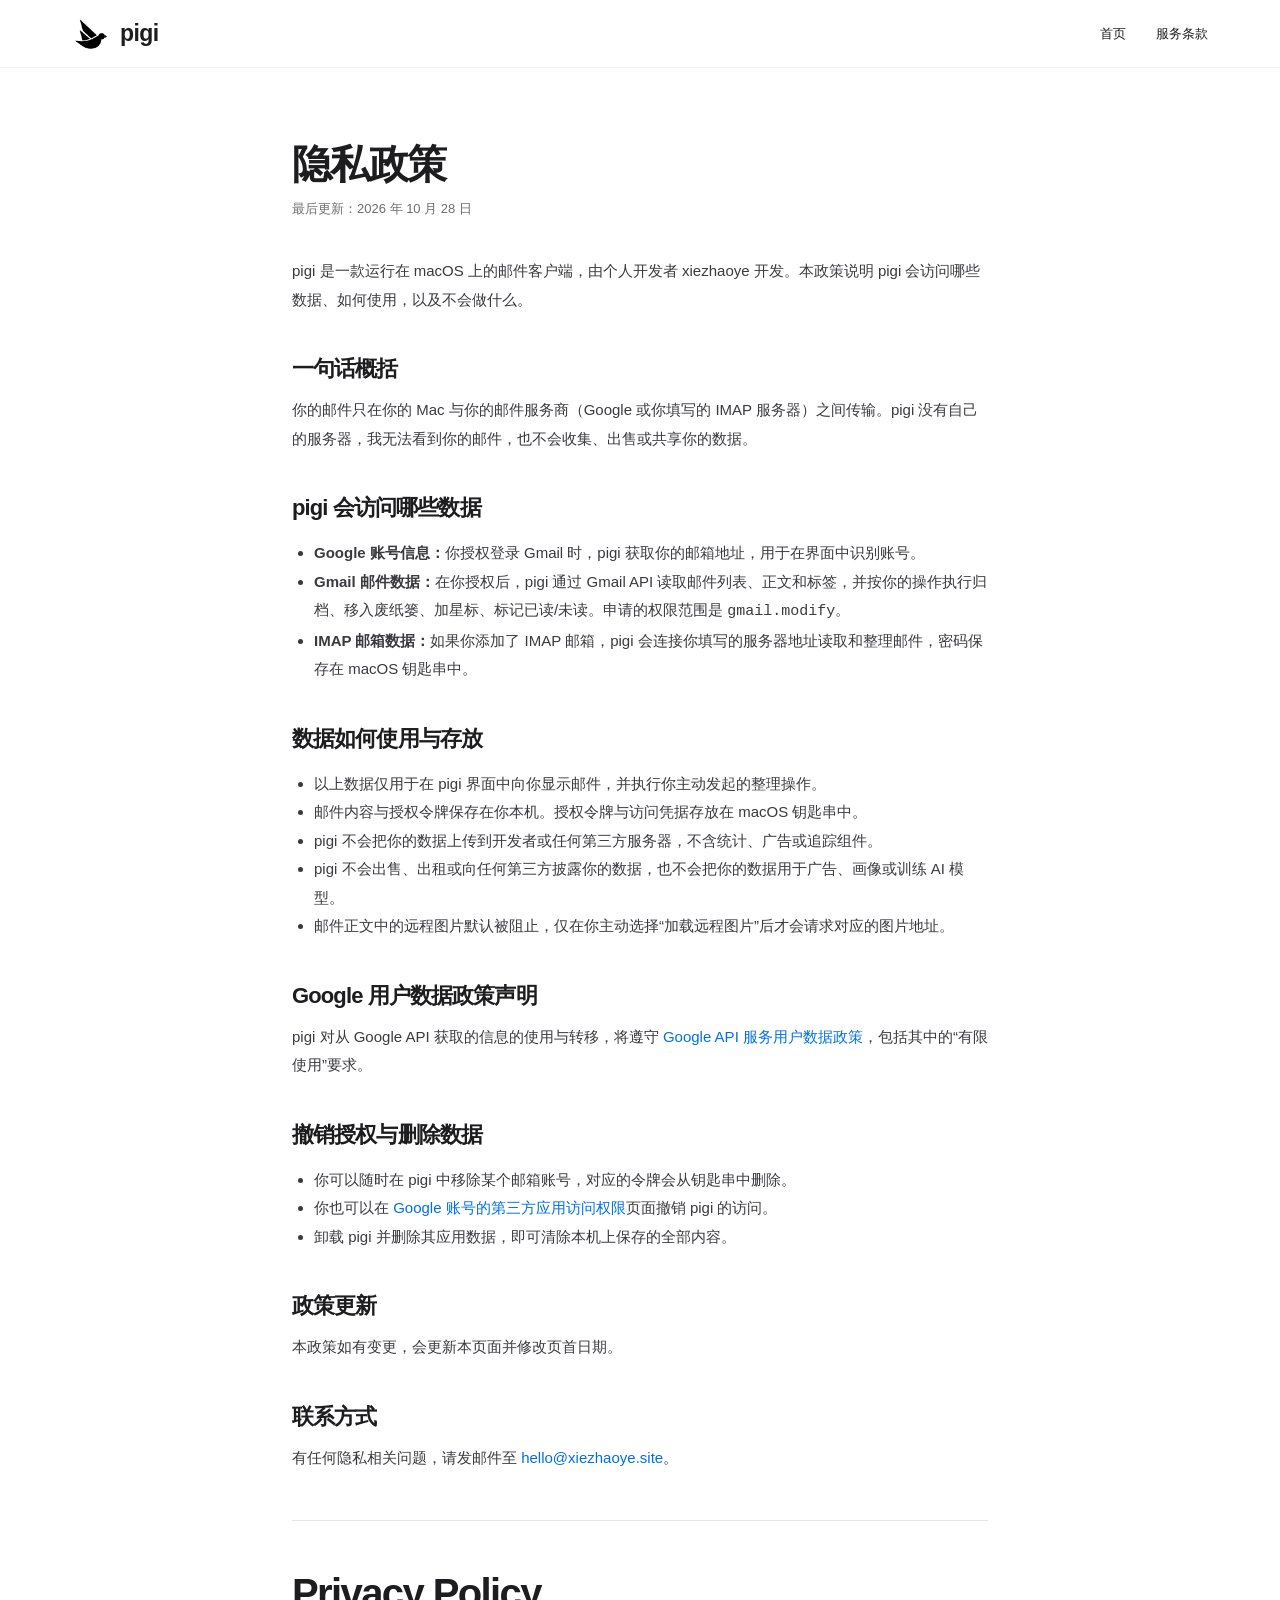
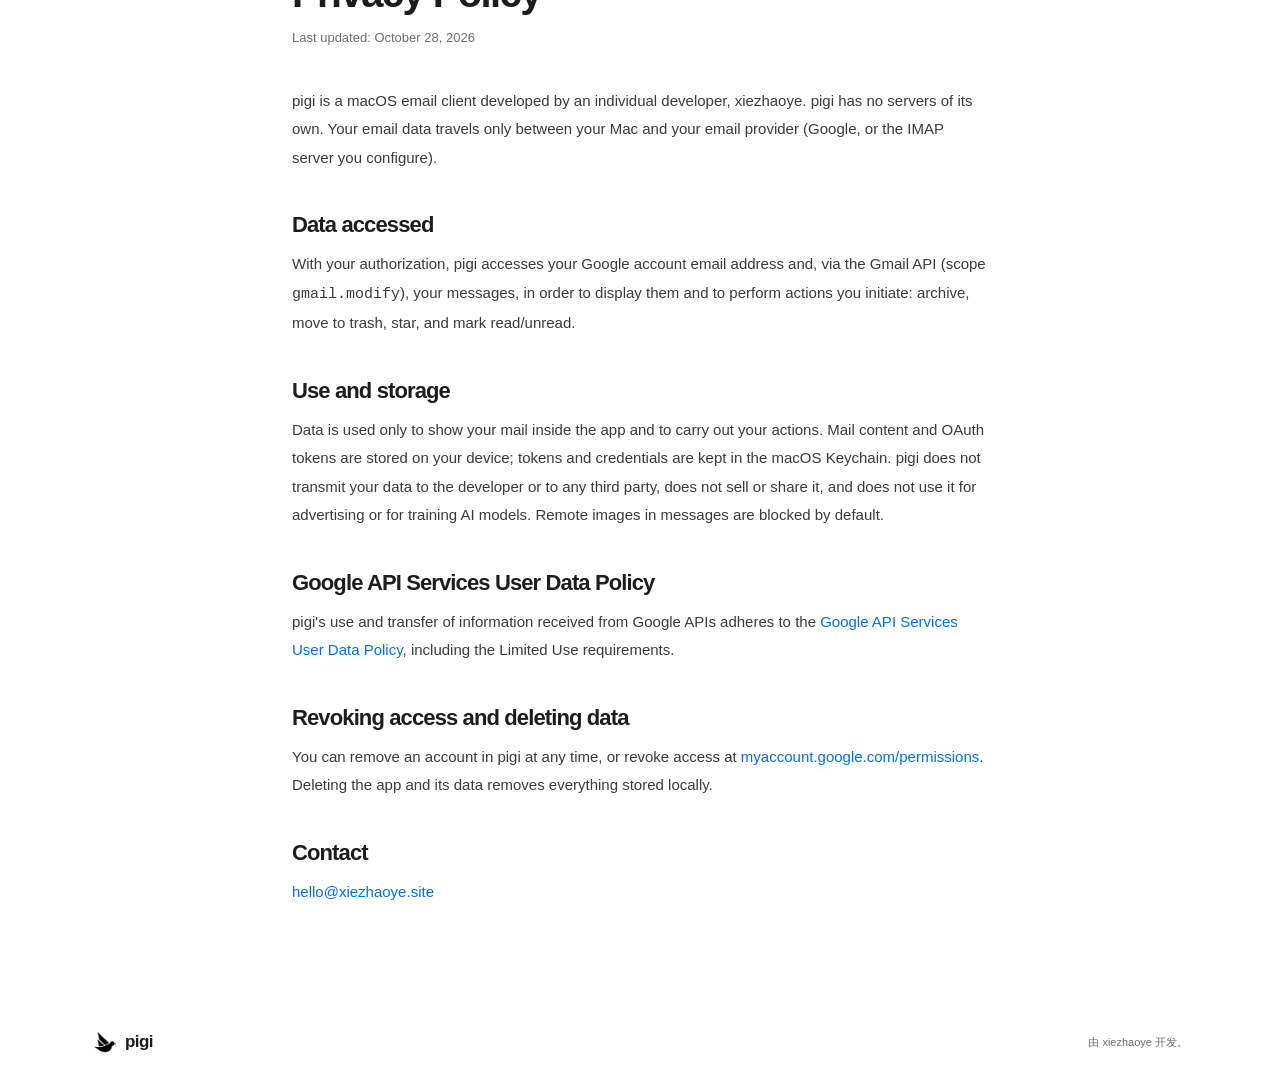
<file: landing/privacy/index.html>
<!doctype html>
<html lang="zh-CN">
<head>
  <meta charset="utf-8">
  <meta name="viewport" content="width=device-width,initial-scale=1">
  <title>隐私政策 · pigi</title>
  <meta name="description" content="pigi 隐私政策：邮件数据只在你的 Mac 与邮件服务商之间传输，不经过任何第三方服务器。">
  <link rel="canonical" href="https://pigi.xiezhaoye.site/privacy/">
  <link rel="icon" type="image/png" href="../assets/logo.png">
  <link rel="stylesheet" href="../style.css">
</head>
<body>
<header class="nav"><div class="nav-inner"><a class="brand" href="../"><img src="../assets/logo.png" width="38" height="38" alt=""><span>pigi</span></a><nav aria-label="主导航"><a href="../">首页</a><a href="../terms/">服务条款</a></nav></div></header>
<main class="privacy">
  <h1>隐私政策</h1>
  <p class="updated">最后更新：2026 年 10 月 28 日</p>
  <p>pigi 是一款运行在 macOS 上的邮件客户端，由个人开发者 xiezhaoye 开发。本政策说明 pigi 会访问哪些数据、如何使用，以及不会做什么。</p>

  <h2>一句话概括</h2>
  <p>你的邮件只在你的 Mac 与你的邮件服务商（Google 或你填写的 IMAP 服务器）之间传输。pigi 没有自己的服务器，我无法看到你的邮件，也不会收集、出售或共享你的数据。</p>

  <h2>pigi 会访问哪些数据</h2>
  <ul>
    <li><b>Google 账号信息：</b>你授权登录 Gmail 时，pigi 获取你的邮箱地址，用于在界面中识别账号。</li>
    <li><b>Gmail 邮件数据：</b>在你授权后，pigi 通过 Gmail API 读取邮件列表、正文和标签，并按你的操作执行归档、移入废纸篓、加星标、标记已读/未读。申请的权限范围是 <code>gmail.modify</code>。</li>
    <li><b>IMAP 邮箱数据：</b>如果你添加了 IMAP 邮箱，pigi 会连接你填写的服务器地址读取和整理邮件，密码保存在 macOS 钥匙串中。</li>
  </ul>

  <h2>数据如何使用与存放</h2>
  <ul>
    <li>以上数据仅用于在 pigi 界面中向你显示邮件，并执行你主动发起的整理操作。</li>
    <li>邮件内容与授权令牌保存在你本机。授权令牌与访问凭据存放在 macOS 钥匙串中。</li>
    <li>pigi 不会把你的数据上传到开发者或任何第三方服务器，不含统计、广告或追踪组件。</li>
    <li>pigi 不会出售、出租或向任何第三方披露你的数据，也不会把你的数据用于广告、画像或训练 AI 模型。</li>
    <li>邮件正文中的远程图片默认被阻止，仅在你主动选择“加载远程图片”后才会请求对应的图片地址。</li>
  </ul>

  <h2>Google 用户数据政策声明</h2>
  <p>pigi 对从 Google API 获取的信息的使用与转移，将遵守 <a href="https://developers.google.com/terms/api-services-user-data-policy">Google API 服务用户数据政策</a>，包括其中的“有限使用”要求。</p>

  <h2>撤销授权与删除数据</h2>
  <ul>
    <li>你可以随时在 pigi 中移除某个邮箱账号，对应的令牌会从钥匙串中删除。</li>
    <li>你也可以在 <a href="https://myaccount.google.com/permissions">Google 账号的第三方应用访问权限</a>页面撤销 pigi 的访问。</li>
    <li>卸载 pigi 并删除其应用数据，即可清除本机上保存的全部内容。</li>
  </ul>

  <h2>政策更新</h2>
  <p>本政策如有变更，会更新本页面并修改页首日期。</p>

  <h2>联系方式</h2>
  <p>有任何隐私相关问题，请发邮件至 <a href="mailto:hello@xiezhaoye.site">hello@xiezhaoye.site</a>。</p>

  <hr>
  <h1>Privacy Policy</h1>
  <p class="updated">Last updated: October 28, 2026</p>
  <p>pigi is a macOS email client developed by an individual developer, xiezhaoye. pigi has no servers of its own. Your email data travels only between your Mac and your email provider (Google, or the IMAP server you configure).</p>
  <h2>Data accessed</h2>
  <p>With your authorization, pigi accesses your Google account email address and, via the Gmail API (scope <code>gmail.modify</code>), your messages, in order to display them and to perform actions you initiate: archive, move to trash, star, and mark read/unread.</p>
  <h2>Use and storage</h2>
  <p>Data is used only to show your mail inside the app and to carry out your actions. Mail content and OAuth tokens are stored on your device; tokens and credentials are kept in the macOS Keychain. pigi does not transmit your data to the developer or to any third party, does not sell or share it, and does not use it for advertising or for training AI models. Remote images in messages are blocked by default.</p>
  <h2>Google API Services User Data Policy</h2>
  <p>pigi's use and transfer of information received from Google APIs adheres to the <a href="https://developers.google.com/terms/api-services-user-data-policy">Google API Services User Data Policy</a>, including the Limited Use requirements.</p>
  <h2>Revoking access and deleting data</h2>
  <p>You can remove an account in pigi at any time, or revoke access at <a href="https://myaccount.google.com/permissions">myaccount.google.com/permissions</a>. Deleting the app and its data removes everything stored locally.</p>
  <h2>Contact</h2>
  <p><a href="mailto:hello@xiezhaoye.site">hello@xiezhaoye.site</a></p>
</main>
<footer class="wrap footer"><a class="brand" href="../"><img src="../assets/logo.png" width="26" height="26" alt=""><span>pigi</span></a><p>由 <a href="https://www.xiezhaoye.site/">xiezhaoye</a> 开发。</p></footer>
</body>
</html>
</file>
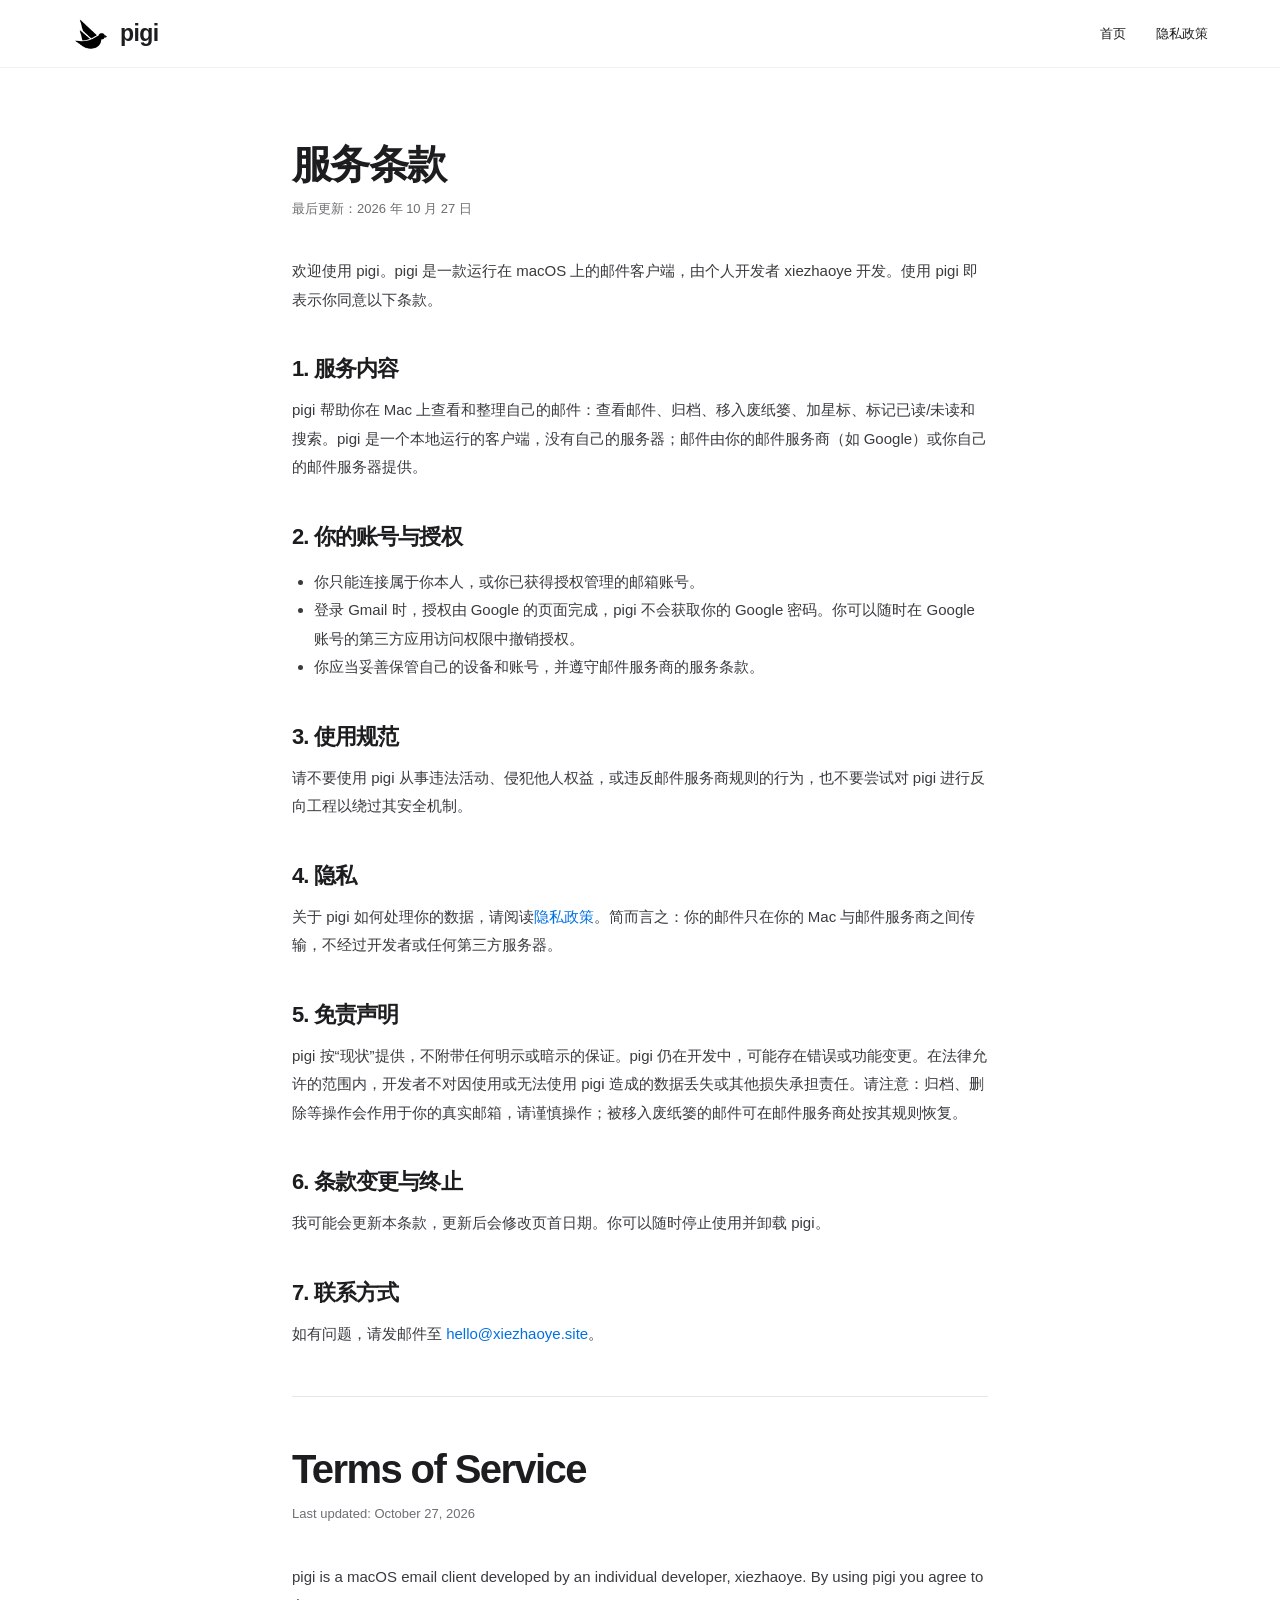
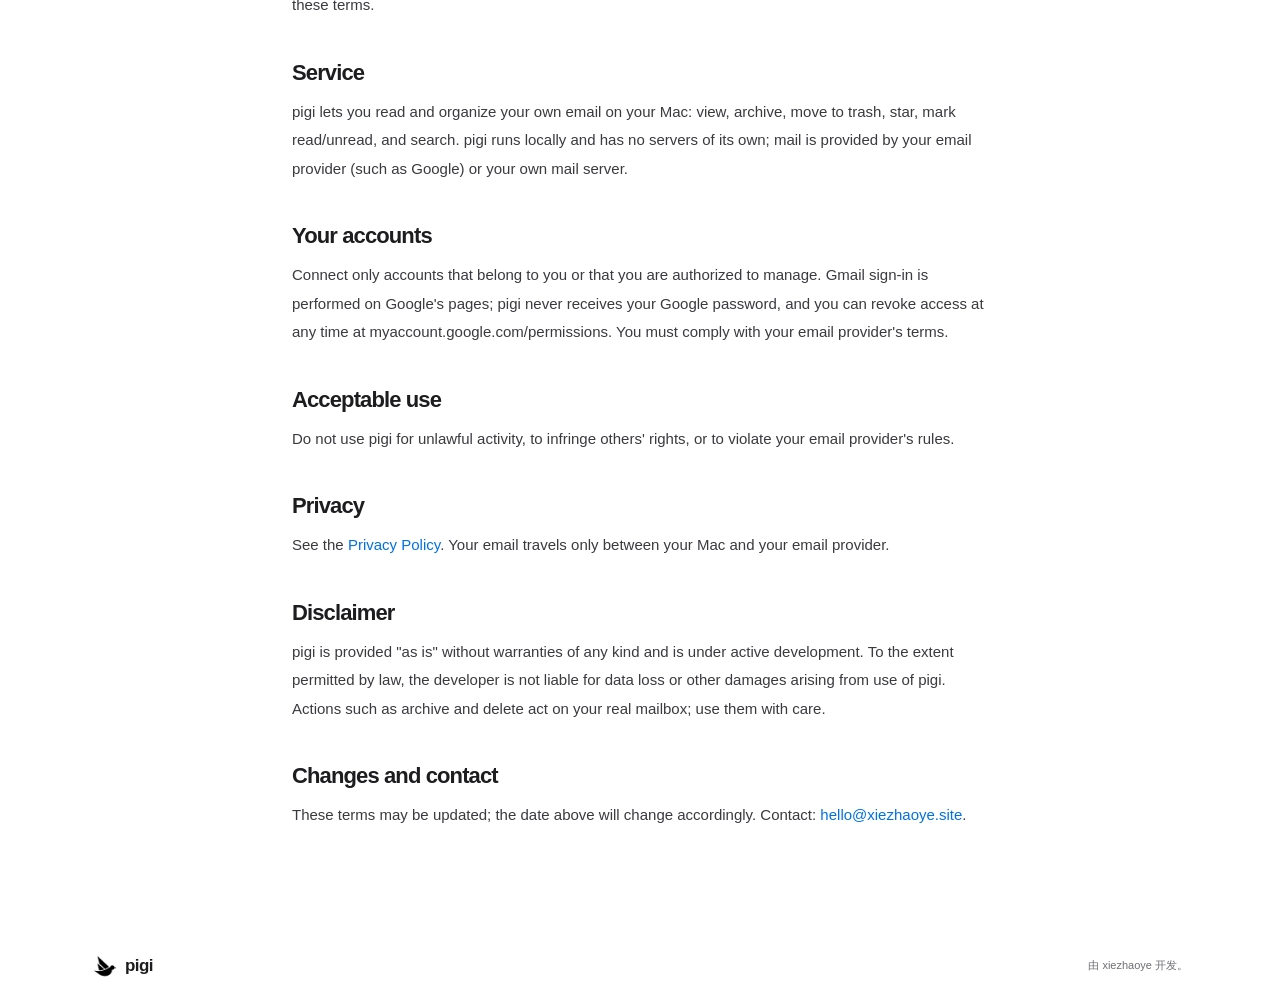
<file: landing/terms/index.html>
<!doctype html>
<html lang="zh-CN">
<head>
  <meta charset="utf-8">
  <meta name="viewport" content="width=device-width,initial-scale=1">
  <title>服务条款 · pigi</title>
  <meta name="description" content="pigi 服务条款：使用 pigi 前请阅读的使用规则与免责声明。">
  <link rel="canonical" href="https://pigi.xiezhaoye.site/terms/">
  <link rel="icon" type="image/png" href="../assets/logo.png">
  <link rel="stylesheet" href="../style.css">
</head>
<body>
<header class="nav"><div class="nav-inner"><a class="brand" href="../"><img src="../assets/logo.png" width="38" height="38" alt=""><span>pigi</span></a><nav aria-label="主导航"><a href="../">首页</a><a href="../privacy/">隐私政策</a></nav></div></header>
<main class="privacy">
  <h1>服务条款</h1>
  <p class="updated">最后更新：2026 年 10 月 27 日</p>
  <p>欢迎使用 pigi。pigi 是一款运行在 macOS 上的邮件客户端，由个人开发者 xiezhaoye 开发。使用 pigi 即表示你同意以下条款。</p>

  <h2>1. 服务内容</h2>
  <p>pigi 帮助你在 Mac 上查看和整理自己的邮件：查看邮件、归档、移入废纸篓、加星标、标记已读/未读和搜索。pigi 是一个本地运行的客户端，没有自己的服务器；邮件由你的邮件服务商（如 Google）或你自己的邮件服务器提供。</p>

  <h2>2. 你的账号与授权</h2>
  <ul>
    <li>你只能连接属于你本人，或你已获得授权管理的邮箱账号。</li>
    <li>登录 Gmail 时，授权由 Google 的页面完成，pigi 不会获取你的 Google 密码。你可以随时在 Google 账号的第三方应用访问权限中撤销授权。</li>
    <li>你应当妥善保管自己的设备和账号，并遵守邮件服务商的服务条款。</li>
  </ul>

  <h2>3. 使用规范</h2>
  <p>请不要使用 pigi 从事违法活动、侵犯他人权益，或违反邮件服务商规则的行为，也不要尝试对 pigi 进行反向工程以绕过其安全机制。</p>

  <h2>4. 隐私</h2>
  <p>关于 pigi 如何处理你的数据，请阅读<a href="../privacy/">隐私政策</a>。简而言之：你的邮件只在你的 Mac 与邮件服务商之间传输，不经过开发者或任何第三方服务器。</p>

  <h2>5. 免责声明</h2>
  <p>pigi 按“现状”提供，不附带任何明示或暗示的保证。pigi 仍在开发中，可能存在错误或功能变更。在法律允许的范围内，开发者不对因使用或无法使用 pigi 造成的数据丢失或其他损失承担责任。请注意：归档、删除等操作会作用于你的真实邮箱，请谨慎操作；被移入废纸篓的邮件可在邮件服务商处按其规则恢复。</p>

  <h2>6. 条款变更与终止</h2>
  <p>我可能会更新本条款，更新后会修改页首日期。你可以随时停止使用并卸载 pigi。</p>

  <h2>7. 联系方式</h2>
  <p>如有问题，请发邮件至 <a href="mailto:hello@xiezhaoye.site">hello@xiezhaoye.site</a>。</p>

  <hr>
  <h1>Terms of Service</h1>
  <p class="updated">Last updated: October 27, 2026</p>
  <p>pigi is a macOS email client developed by an individual developer, xiezhaoye. By using pigi you agree to these terms.</p>
  <h2>Service</h2>
  <p>pigi lets you read and organize your own email on your Mac: view, archive, move to trash, star, mark read/unread, and search. pigi runs locally and has no servers of its own; mail is provided by your email provider (such as Google) or your own mail server.</p>
  <h2>Your accounts</h2>
  <p>Connect only accounts that belong to you or that you are authorized to manage. Gmail sign-in is performed on Google's pages; pigi never receives your Google password, and you can revoke access at any time at myaccount.google.com/permissions. You must comply with your email provider's terms.</p>
  <h2>Acceptable use</h2>
  <p>Do not use pigi for unlawful activity, to infringe others' rights, or to violate your email provider's rules.</p>
  <h2>Privacy</h2>
  <p>See the <a href="../privacy/">Privacy Policy</a>. Your email travels only between your Mac and your email provider.</p>
  <h2>Disclaimer</h2>
  <p>pigi is provided "as is" without warranties of any kind and is under active development. To the extent permitted by law, the developer is not liable for data loss or other damages arising from use of pigi. Actions such as archive and delete act on your real mailbox; use them with care.</p>
  <h2>Changes and contact</h2>
  <p>These terms may be updated; the date above will change accordingly. Contact: <a href="mailto:hello@xiezhaoye.site">hello@xiezhaoye.site</a>.</p>
</main>
<footer class="wrap footer"><a class="brand" href="../"><img src="../assets/logo.png" width="26" height="26" alt=""><span>pigi</span></a><p>由 <a href="https://www.xiezhaoye.site/">xiezhaoye</a> 开发。</p></footer>
</body>
</html>
</file>
<file: landing/style.css>
:root{--bg:#fff;--surface:#f5f5f7;--ink:#1d1d1f;--muted:#6e6e73;--blue:#0071e3;--line:#d2d2d7;--radius:18px;--font:-apple-system,BlinkMacSystemFont,"SF Pro Display","PingFang SC","Hiragino Sans GB","Microsoft YaHei",sans-serif}
*{box-sizing:border-box}html{scroll-behavior:smooth;scroll-padding-top:90px}body{margin:0;font-family:var(--font);color:var(--ink);background:var(--bg);-webkit-font-smoothing:antialiased}button,a,summary{-webkit-tap-highlight-color:transparent}a{color:inherit;text-decoration:none}a:hover{color:var(--blue)}a:focus-visible,button:focus-visible,summary:focus-visible{outline:3px solid #77b7ff;outline-offset:5px}button{font:inherit;cursor:pointer}img{max-width:100%;height:auto;display:block}p{line-height:1.8;margin:0}h1,h2,h3{margin:0;font-weight:600;letter-spacing:-.04em}svg{fill:none;stroke:currentColor;stroke-width:1.7;stroke-linecap:round;stroke-linejoin:round;flex:none}.wrap{max-width:1160px;margin:0 auto;padding:0 32px}.skip{position:fixed;left:16px;top:-80px;background:var(--ink);color:#fff;padding:12px;z-index:100}.skip:focus{top:12px}.nav{height:68px;position:sticky;top:0;z-index:10;background:#ffffffdd;backdrop-filter:blur(20px);border-bottom:1px solid #0000000d}.nav-inner{max-width:1200px;height:100%;padding:0 32px;margin:auto;display:flex;align-items:center;justify-content:space-between}.brand{display:flex;align-items:center;gap:10px;font-size:23px;font-weight:650;letter-spacing:-.6px}.brand img{border-radius:9px}.nav nav{display:flex;align-items:center;gap:30px;font-size:13px}.nav-download{padding:8px 18px;border-radius:20px;color:#fff;background:var(--blue)}.nav-download:hover{background:#0077ed;color:#fff}.hero{text-align:center;padding-top:76px}.eyebrow{font-size:13px;font-weight:550;letter-spacing:.03em;color:var(--muted)}.hero>.eyebrow{display:flex;justify-content:center;align-items:center;gap:9px}.status-dot{width:7px;height:7px;background:#29b86b;border-radius:50%}.dot-divider{color:#aaa}h1{font-size:clamp(40px,5vw,68px);line-height:1.22;margin:22px 0 24px}h1 span{color:#77777e}.hero-description{font-size:18px;line-height:1.85;color:var(--muted)}.hero-actions{display:flex;justify-content:center;align-items:center;gap:14px;margin-top:28px;flex-wrap:wrap}.button{display:inline-flex;justify-content:center;align-items:center;gap:10px;min-height:46px;padding:12px 23px;font-size:15px;font-weight:500;border-radius:24px;transition:background .16s,box-shadow .16s}.button svg{width:19px;height:19px}.primary{background:var(--blue);color:#fff}.primary:hover{background:#0077ed;color:#fff;box-shadow:0 4px 14px #0071e320}.secondary{color:var(--blue);background:#f0f5fc}.secondary:hover{background:#e6effb}.compatibility{font-size:12px;color:var(--muted);margin-top:16px}.compatibility span{padding:0 7px}.hero-product{margin:54px -16px 0}.screenshot-button{display:block;width:100%;padding:0;border:0;background:none;text-align:inherit;cursor:zoom-in;border-radius:12px}.product-image{width:100%;border-radius:12px;box-shadow:0 20px 65px -18px #26374c36,0 0 0 1px #0000000c}.hero-product figcaption{display:flex;justify-content:space-between;text-align:left;font-size:11px;color:var(--muted);padding:18px 4px}.hero-product figcaption>span{color:#8a8a8e}.capability-strip{display:flex;justify-content:center;gap:0;color:var(--muted);font-size:12px;border-bottom:1px solid #e8e8ed;padding:30px 0 34px}.capability-strip span{padding:0 30px;border-right:1px solid #d2d2d7}.capability-strip span:last-child{border:0}.section{padding-top:100px;padding-bottom:100px}.section-heading h2{font-size:clamp(32px,4vw,45px);line-height:1.3;margin-top:16px}.section-heading>p:last-child:not(.eyebrow){color:var(--muted);margin-top:20px;font-size:16px}.workflow{margin-top:44px;display:grid;grid-template-columns:repeat(3,1fr);gap:42px}.step{font-size:12px;font-weight:550;display:block;color:var(--blue);margin-bottom:24px;padding-top:22px;border-top:1px solid var(--line)}h3{font-size:21px;letter-spacing:-.025em}.workflow article>p{font-size:14px;color:var(--muted);margin-top:15px;line-height:1.9}.keyboard{display:flex;align-items:center;gap:5px;margin-top:24px}.keyboard kbd{font-family:var(--font);display:inline-flex;align-items:center;justify-content:center;min-width:25px;height:25px;background:#f7f7f9;border:1px solid #e4e4e8;border-bottom-width:2px;border-radius:5px;color:#57575e;font-size:12px}.keyboard span{font-size:11px;color:var(--muted);margin-left:5px}.workflow article>.small-note{font-size:11px;margin-top:26px}.editing-section{background:var(--surface);padding:92px 0}.editing-layout{display:grid;grid-template-columns:.85fr 1.2fr;align-items:center;gap:68px}.editing-copy h2{font-size:40px;line-height:1.3;margin:16px 0 22px}.editing-copy>p:not(.eyebrow){font-size:15px;color:var(--muted);line-height:1.95}.check-list{list-style:none;padding:0;margin:22px 0 0}.check-list li{font-size:13px;line-height:1.8;padding:6px 0 6px 22px;position:relative;color:#57575f}.check-list li:before{content:"✓";position:absolute;left:0;color:#229b50}.annotation-figure{margin:0;background:#fff;box-shadow:0 6px 30px #00000008;border:1px solid #e9e9ed;border-radius:16px;overflow:hidden}.annotation-figure img{width:100%}.annotation-figure figcaption{border-top:1px solid #f0f0f3;padding:16px 22px;font-size:11px;color:var(--muted)}.everyday{display:grid;grid-template-columns:.95fr 1.1fr;gap:100px}.everyday .section-heading h2{font-size:35px}.feature-list article{display:flex;gap:23px;padding:26px 0;border-bottom:1px solid #e8e8ed}.feature-list article:first-child{padding-top:0}.feature-list article:last-child{border:0;padding-bottom:0}.feature-list svg{width:29px;height:29px;color:var(--blue)}.feature-list h3{font-size:19px}.feature-list p{margin-top:12px;font-size:14px;color:var(--muted);line-height:1.9}.story-section{background:#f8f7f5;padding:76px 0}.story-layout{display:grid;grid-template-columns:140px 1fr;gap:45px;max-width:950px;align-items:start}.story-layout>img{margin-top:12px;border-radius:24px}.story-layout blockquote{font-size:30px;line-height:1.5;letter-spacing:-.03em;font-weight:550;margin:16px 0 24px}.story-layout blockquote+p{color:var(--muted);font-size:14px;max-width:610px}.author{margin-top:24px;font-size:12px;display:flex;align-items:center;gap:13px}.author a{font-weight:600}.author>span{color:var(--muted)}.story-layout .attribution{color:#76767b;font-size:11px;line-height:1.8;margin-top:24px}.attribution a{border-bottom:1px solid #bbb}.faq-section{display:grid;grid-template-columns:.8fr 1.2fr;gap:80px}.faq details{border-bottom:1px solid #e3e3e7}.faq details:first-child{border-top:1px solid #e3e3e7}.faq summary{padding:24px 30px 24px 0;cursor:pointer;list-style:none;font-size:15px;font-weight:550;position:relative}.faq summary::-webkit-details-marker{display:none}.faq summary:after{content:"+";font-weight:300;font-size:24px;position:absolute;right:2px;top:18px;color:var(--muted)}.faq details[open] summary:after{content:"−"}.faq details p{padding:0 26px 24px 0;font-size:13px;color:var(--muted)}.faq a{color:var(--blue)}.download-section{text-align:center;background:var(--surface);padding:76px 0 80px}.download-section img{margin:auto;border-radius:18px}.download-section h2{font-size:44px;line-height:1.3;margin:20px 0 16px}.download-section p{color:var(--muted);font-size:15px}.download-section .compatibility{font-size:12px}.release-notes{display:inline-block;margin-top:22px;font-size:12px;color:var(--blue)}.footer{display:flex;align-items:center;justify-content:space-between;gap:20px;padding-top:27px;padding-bottom:27px;color:var(--muted)}.footer .brand{font-size:17px;color:var(--ink);gap:7px}.footer p{font-size:11px}.footer nav{display:flex;gap:20px;font-size:11px}dialog{border:0;border-radius:16px;padding:48px 20px 20px;max-width:min(1400px,95vw);max-height:94vh;background:#fff;box-shadow:0 20px 90px #0005}dialog::backdrop{background:#181b24b0;backdrop-filter:blur(7px)}dialog img{max-height:76vh;width:auto;object-fit:contain;margin:auto}dialog p{font-size:12px;color:var(--muted);margin-top:14px;text-align:center}.preview-close{position:absolute;right:18px;top:13px;border:0;border-radius:7px;background:#f1f1f4;color:#555;padding:6px 12px;font-size:12px}.not-found{min-height:100vh;display:flex;align-items:center;justify-content:center;flex-direction:column;gap:22px;text-align:center;padding:24px}.not-found h1{font-size:36px;margin:0}
@media(min-width:1500px){.hero{padding-top:92px}}@media(max-width:900px){.wrap{padding-left:24px;padding-right:24px}.hero{padding-top:56px}.hero-description{font-size:16px}.capability-strip span{padding:0 17px}.workflow{gap:24px}.editing-layout{gap:32px}.editing-copy h2{font-size:34px}.everyday{gap:45px}.everyday .section-heading h2{font-size:30px}.faq-section{gap:40px}.footer p{display:none}}@media(max-width:640px){.nav{height:60px}.nav-inner{padding:0 20px}.brand{font-size:21px;gap:7px}.brand img{width:32px}.nav nav{gap:18px;font-size:12px}.nav nav>a:nth-child(2){display:none}.nav-download{padding:7px 13px}.hero{padding-top:45px}.hero>.eyebrow{font-size:10px;gap:5px}h1{font-size:38px;line-height:1.25;margin-top:24px}.hero-description{font-size:14px}.desktop-break{display:none}.button{font-size:13px;min-height:44px;padding:11px 18px}.hero-actions{gap:10px;margin-top:25px}.compatibility{font-size:10px}.hero-product{margin:36px -10px 0}.hero-product figcaption{font-size:10px;text-align:center;display:block;padding-top:14px}.hero-product figcaption>span{display:none}.capability-strip{display:grid;grid-template-columns:1fr 1fr;gap:17px;padding:26px 0;font-size:10px}.capability-strip span:nth-child(2){border:0}.section{padding-top:64px;padding-bottom:64px}.section-heading h2{font-size:32px}.section-heading>p:last-child:not(.eyebrow){font-size:14px}.workflow{grid-template-columns:1fr;gap:32px;margin-top:30px}.step{margin-bottom:16px;padding-top:18px}.workflow h3{font-size:21px}.workflow article>p{font-size:14px}.workflow .keyboard{margin-top:16px}.editing-section{padding:60px 0}.editing-layout{grid-template-columns:1fr;gap:32px}.editing-copy h2{font-size:33px}.annotation-figure figcaption{font-size:10px}.everyday{display:block}.everyday .section-heading{margin-bottom:34px}.everyday .section-heading h2{font-size:30px}.feature-list article{gap:17px}.feature-list h3{font-size:18px}.feature-list p{font-size:13px}.story-section{padding:54px 0}.story-layout{display:block}.story-layout>img{width:72px;border-radius:16px;margin:0 0 24px}.story-layout blockquote{font-size:25px}.story-layout blockquote+p{font-size:13px}.faq-section{display:block}.faq{margin-top:30px}.faq summary{font-size:14px;padding-top:22px;padding-bottom:22px}.faq details p{font-size:13px}.download-section{padding:58px 0 62px}.download-section h2{font-size:36px}.download-section p{font-size:13px}.footer{flex-wrap:wrap;justify-content:space-between;padding-top:24px;padding-bottom:24px}.footer nav{gap:14px;font-size:10px}dialog{padding:45px 10px 16px}dialog p{font-size:10px}dialog img{max-height:72vh}}
@media(prefers-reduced-motion:reduce){html{scroll-behavior:auto}.button{transition:none}}

.hero-phrase{display:inline-block;white-space:nowrap}

.release-overview{display:grid;grid-template-columns:1fr 1fr;gap:80px;border-top:1px solid #e5e5ea}.release-overview h2{font-size:34px;line-height:1.4;margin-top:14px}.release-points{margin:22px 0 14px;padding-left:19px;font-size:15px;line-height:1.9;color:var(--muted)}.release-points li+li{margin-top:9px}.release-detail{display:inline-flex;align-items:center;min-height:44px;color:var(--blue);font-size:14px}.shortcut-panel h3{font-size:22px;margin-bottom:18px}.shortcut-panel dl{margin:0}.shortcut-panel dl>div{display:flex;justify-content:space-between;align-items:center;gap:20px;padding:12px 0;border-bottom:1px solid #e5e5ea;font-size:14px}.shortcut-panel dd{margin:0}.shortcut-panel kbd{font:14px var(--font);font-variant-numeric:tabular-nums;background:#f5f5f7;border:1px solid #e5e5ea;border-radius:6px;padding:4px 9px;display:inline-block;min-width:64px;text-align:center}.shortcut-panel>p{font-size:13px;line-height:1.8;color:var(--muted);margin-top:18px}@media(max-width:700px){.release-overview{grid-template-columns:1fr;gap:32px}.release-overview h2{font-size:30px}.release-points{font-size:14px}}

/* pigi additions */
.button.disabled{background:#e8e8ed;color:#86868b;cursor:default;pointer-events:none}
.mock{margin:54px auto 0;max-width:980px;border-radius:16px;overflow:hidden;box-shadow:0 20px 65px -18px #26374c36,0 0 0 1px #0000000c;background:linear-gradient(135deg,#dfeee6,#e9eef7 55%,#f3ecdf);padding:14px;display:grid;grid-template-columns:210px 290px 1fr;gap:12px;text-align:left;min-height:380px}
.mock>div{background:#ffffffb8;backdrop-filter:blur(14px);border-radius:12px;padding:16px;font-size:12px;color:#3a3a3f}
.mock h4{margin:0 0 12px;font-size:11px;font-weight:600;color:#8a8a8e;letter-spacing:.04em}
.mock .row{display:flex;justify-content:space-between;align-items:center;padding:7px 8px;border-radius:7px;line-height:1.4}
.mock .row.on{background:#0071e31a;color:#0059b3;font-weight:600}
.mock .row i{font-style:normal;font-size:10px;color:#8a8a8e}
.mock .mail{padding:10px 8px;border-bottom:1px solid #0000000d}
.mock .mail b{display:block;font-size:12px}.mock .mail span{display:block;font-size:11px;color:#86868b;margin-top:2px}
.mock .mail.on{background:#0071e31a;border-radius:8px}
.mock .reader h5{font-size:17px;margin:4px 0 10px;letter-spacing:-.02em}.mock .reader p{font-size:12px;line-height:1.8;color:#57575e}
.privacy{max-width:760px;margin:0 auto;padding:72px 32px 96px}.privacy h1{font-size:40px;margin:0 0 8px}.privacy .updated{color:var(--muted);font-size:13px;margin-bottom:36px}.privacy h2{font-size:22px;margin:40px 0 12px}.privacy p,.privacy li{font-size:15px;color:#3a3a3f;line-height:1.9}.privacy ul{padding-left:22px}.privacy a{color:var(--blue)}.privacy hr{border:0;border-top:1px solid #e5e5ea;margin:48px 0}
@media(max-width:800px){.mock{grid-template-columns:1fr}.mock>div:nth-child(3){display:none}}
.editing-section.flip .editing-layout{grid-template-columns:1.2fr .85fr}.editing-section.flip .editing-copy{order:2}.editing-section.flip .annotation-figure{order:1}
.editing-section+.editing-section{background:#fff}.annotation-figure .screenshot-button{display:block;width:100%;padding:0;border:0;background:none;cursor:zoom-in}
@media(max-width:640px){.editing-section.flip .editing-layout{grid-template-columns:1fr}.editing-section.flip .editing-copy,.editing-section.flip .annotation-figure{order:0}}
.hero-description b{color:var(--ink)}

.brand img.brand-wordmark{width:140px;height:44px;object-fit:contain;border-radius:0}.footer .brand img.brand-wordmark{width:105px;height:34px}@media(max-width:640px){.brand img.brand-wordmark{width:112px;height:36px}}

/* Tutorial layout: keep identifiers readable without widening the page. */
.doc-article{width:100%;padding:56px 32px 80px;overflow-wrap:anywhere}
.doc-article h1{font-size:36px;line-height:1.35;margin:0 0 24px;letter-spacing:-.03em;text-wrap:balance}
.doc-article h2{font-size:24px;line-height:1.4;margin:40px 0 14px}
.doc-article p,.doc-article li{font-size:16px;line-height:1.8}
.doc-article p+p{margin-top:16px}
.doc-article ul,.doc-article ol{padding-inline-start:24px;margin:12px 0 20px}
.doc-article li+li{margin-top:8px}
.doc-article blockquote{margin:24px 0;padding:16px 20px;border-inline-start:3px solid var(--line);background:var(--surface);border-radius:0 10px 10px 0}
.doc-article code{font-family:ui-monospace,SFMono-Regular,Menlo,Consolas,monospace;font-size:.9em;padding:2px 5px;background:var(--surface);border-radius:4px;overflow-wrap:anywhere;-webkit-box-decoration-break:clone;box-decoration-break:clone}
.doc-article strong{font-weight:600}
.doc-article a{text-decoration:underline;text-underline-offset:3px}
.doc-page .nav .brand{flex-shrink:0}
.doc-page .footer nav a{display:inline-flex;align-items:center;min-height:44px}
@media(max-width:640px){
  .doc-article{padding:32px 20px 56px}
  .doc-article h1{font-size:28px;line-height:1.4;margin-bottom:20px}
  .doc-article h2{font-size:21px;margin-top:32px}
  .doc-article blockquote{padding:12px 16px}
  .doc-page .nav-inner{gap:12px}
  .doc-page .nav nav{gap:12px}
  .doc-page .nav nav>a,.doc-page .nav nav>a:nth-child(2){display:flex;align-items:center;min-height:44px;white-space:nowrap}
  .doc-page .footer nav{flex-wrap:wrap;row-gap:8px}
}
</file>
